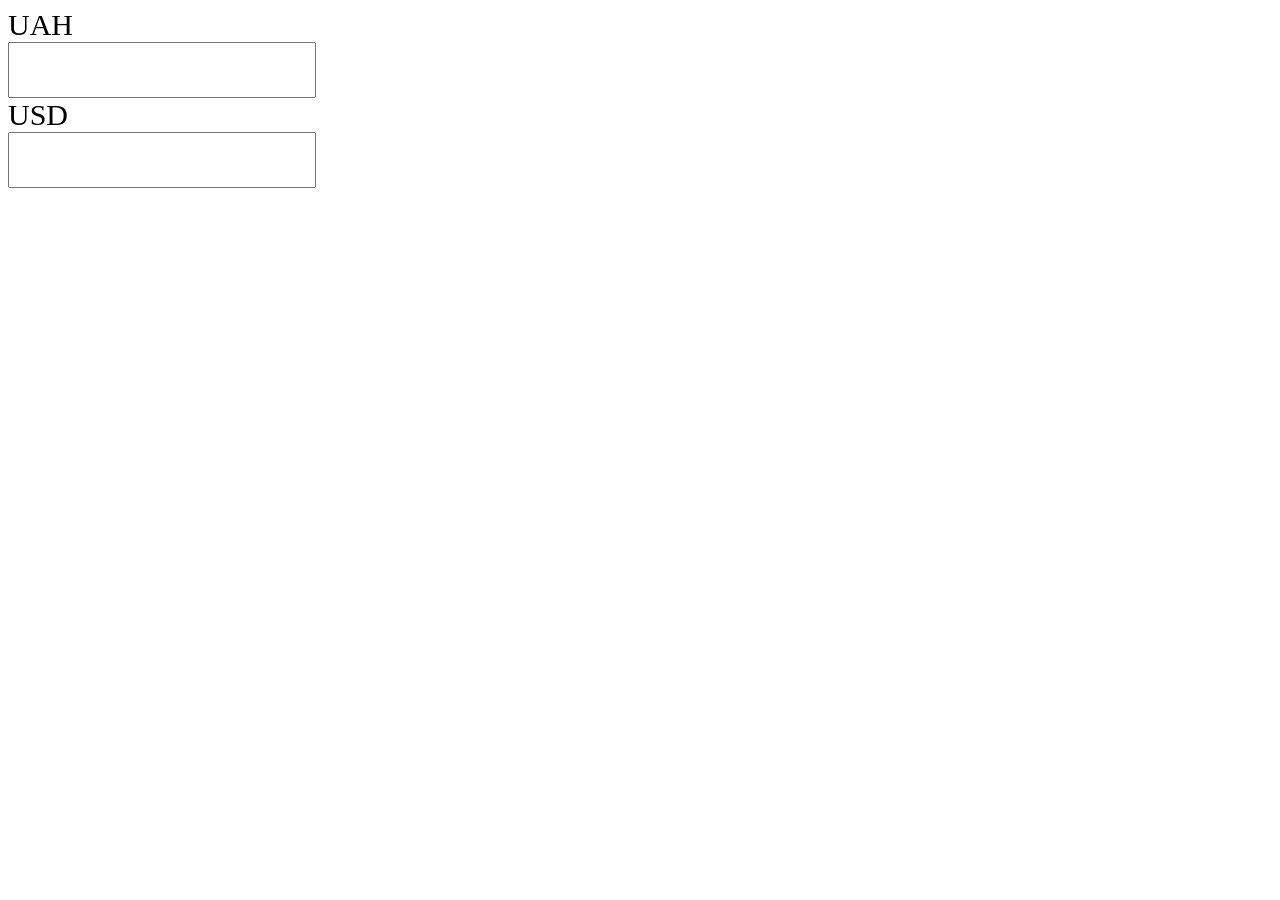
<file: calc/index.html>
<!DOCTYPE html>
<html lang="en">
<head>
    <meta charset="UTF-8">
    <meta name="viewport" content="width=device-width, initial-scale=1.0">
    <meta http-equiv="X-UA-Compatible" content="ie=edge">
    <title>Calc</title>
    <style>
        label {
            display: block;
            font-size: 30px;
        }
        input {
            width: 300px;
            height: 50px;
            font-size: 30px;
        }
    </style>
</head>
<body>
    <label for="rub">UAH</label>
    <input id="uah" type="text">
    <label for="usd">USD</label>
    <input id="usd" type="text">
    <script src="js/script.js"></script>
</body>
</html>
</file>
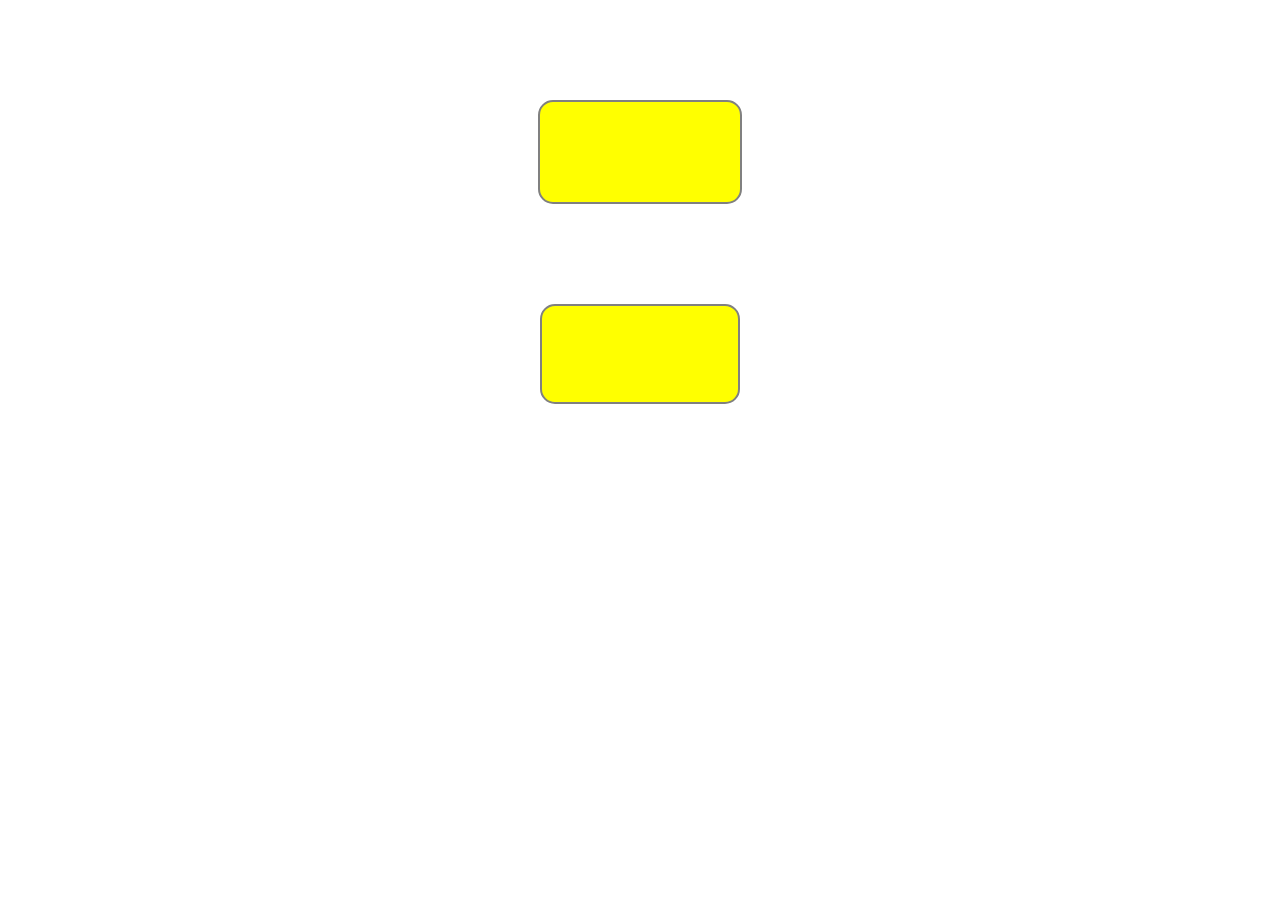
<file: elements/index.html>
<!DOCTYPE html>
<html lang="ru">
	<head>
		<meta charset="utf-8">
		<meta http-equiv="X-UA-Compatible" content="IE=edge">
		<title>JavaScript</title>
		<link rel="stylesheet" href="css/style.css">
	</head>
	<body>

      <div id="my_button"></div>
      <button id="two_button"></button>


		<!-- <script src="js/script_regular.js"></script> -->
		<script src="js/script.js"></script>
	</body>
</html>
</file>
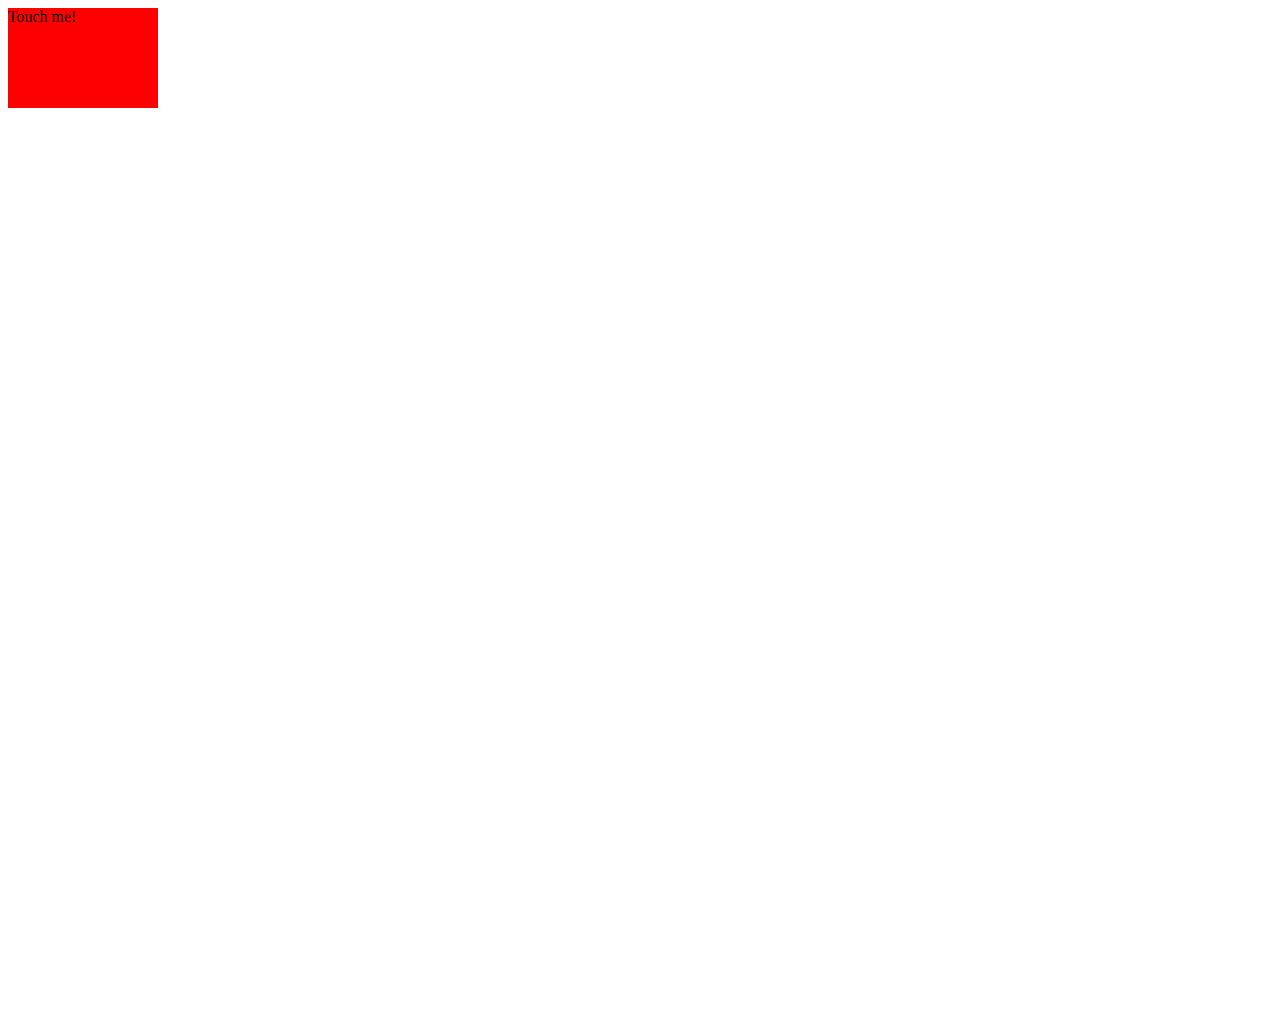
<file: mobile/index.html>
<!DOCTYPE html>
<html lang="en">
<head>
	<meta charset="UTF-8">
	<meta name="viewport" content="width=device-width, initial-scale=1, shrink-to-fit=no">
	<title>Document</title>
	<style>
		body {
			height: 1000px;
		}
		.box {
			width: 150px;
			height: 100px;
			background-color: red;
		}
	</style>
</head>
<body>
	
	<div class="box">
		Touch me!
	</div>

	<script async src="script.js"></script>
</body>
</html>
</file>
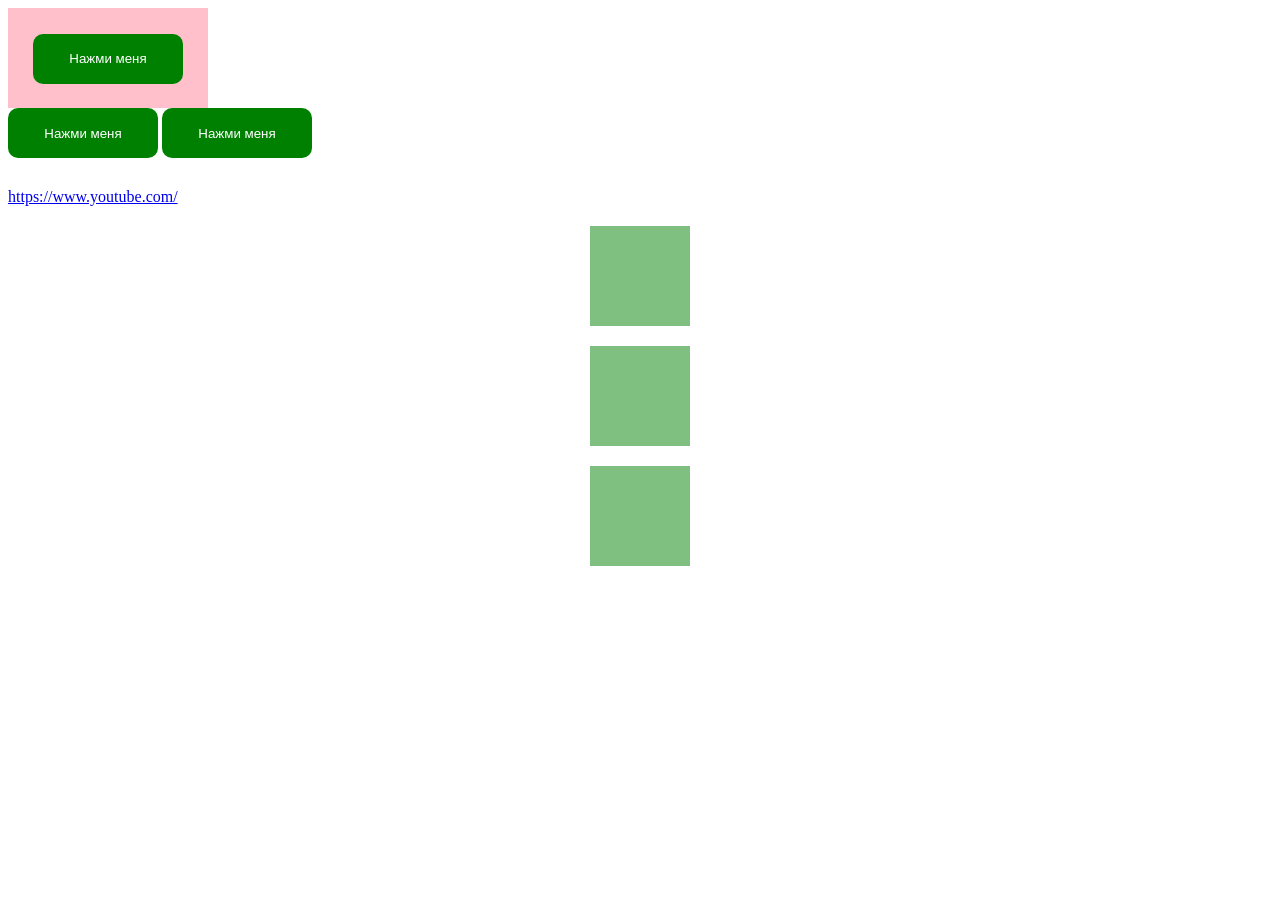
<file: preview/index.html>
<!DOCTYPE html>
<html lang="ru">
  <head>
		<meta charset="utf-8">
		<meta http-equiv="X-UA-Compatible" content="IE=edge">
		<title>JavaScript</title>
		<link rel="stylesheet" href="css.css">
  </head>
  <body>
		<div class="overlay">
			<button id="btn">Нажми меня</button>
			<!-- <button onclick="alert('click')" id="btn">Нажми меня</button> -->
		</div>
		<button >Нажми меня</button>
		<button>Нажми меня</button>

    	<a href="https://www.youtube.com/">https://www.youtube.com/</a>
		<div class="wrapper">
			<div class="box"></div>
			<div class="box this"></div>
			<div class="box"></div>
		</div>
		<script src="script.js"></script>
  </body>
</html>
</file>
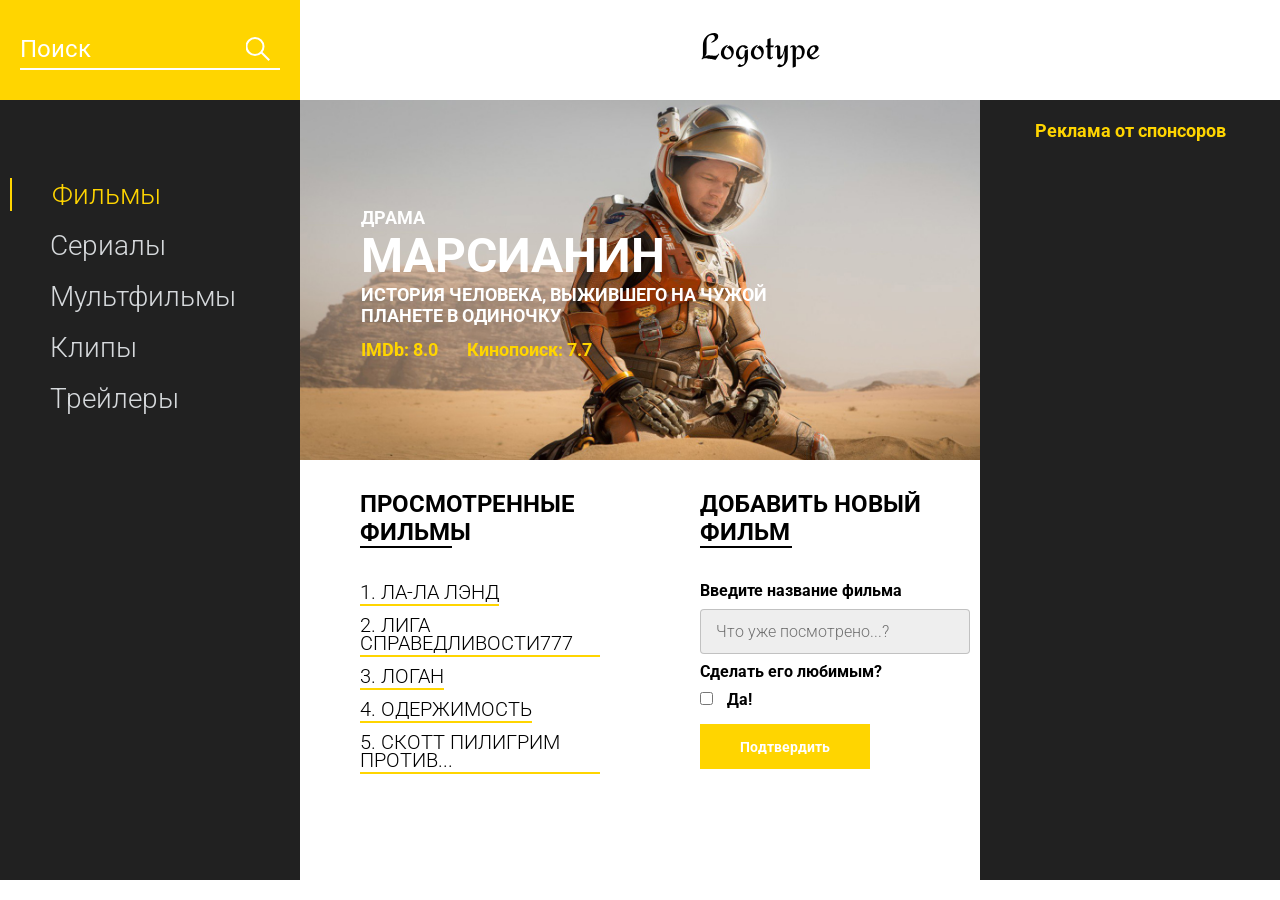
<file: project_movie/index.html>
<!DOCTYPE html>
<html lang="en">
<head>
    <meta charset="UTF-8">
    <meta name="viewport" content="width=device-width, initial-scale=1.0">
    <title>Movie DB</title>
    <link href="https://fonts.googleapis.com/css?family=Roboto:300,400,700&display=swap&subset=cyrillic-ext" rel="stylesheet">
    <link rel="stylesheet" href="css/style.min.css">
</head>
<body>
    <header class="header">
        <div class="header__search">
            <form action="#">
                <input type="text" placeholder="Поиск">
            </form>
        </div>
        <div class="header__logo">
            <img src="icons/Logotype.svg" alt="logo">
        </div>
    </header>
    <main class="promo">
        <div class="promo__menu">
            <nav class="promo__menu-list">
                <ul>
                    <li><a class="promo__menu-item promo__menu-item_active" href="#">Фильмы</a></li>
                    <li><a class="promo__menu-item" href="#">Сериалы</a></li>
                    <li><a class="promo__menu-item" href="#">Мультфильмы</a></li>
                    <li><a class="promo__menu-item" href="#">Клипы</a></li>
                    <li><a class="promo__menu-item" href="#">Трейлеры</a></li>
                </ul>
            </nav>
        </div>
        <div class="promo__content">
            <div class="promo__bg">
                <div class="promo__genre">КОМЕДИЯ</div>
                <div class="promo__title">МАРСИАНИН</div>
                <div class="promo__descr">ИСТОРИЯ ЧЕЛОВЕКА, ВЫЖИВШЕГО НА ЧУЖОЙ ПЛАНЕТЕ В ОДИНОЧКУ</div>
                <div class="promo__ratings">
                    <span>IMDb: 8.0</span>
                    <span>Кинопоиск: 7.7</span>
                </div>
            </div>
            <div class="promo__interactive">
                <div>
                    <div class="promo__interactive-title">ПРОСМОТРЕННЫЕ ФИЛЬМЫ</div>
                    <ul class="promo__interactive-list">
                        <li class="promo__interactive-item">ЛОГАН
                            <div class="delete"></div>
                        </li>
                        <li class="promo__interactive-item">ЛИГА СПРАВЕДЛИВОСТИ
                            <div class="delete"></div>
                        </li>
                        <li class="promo__interactive-item">ЛА-ЛА ЛЭНД
                            <div class="delete"></div>
                        </li>
                        <li class="promo__interactive-item">ОДЕРЖИМОСТЬ
                            <div class="delete"></div>
                        </li>
                        <li class="promo__interactive-item">СКОТТ ПИЛИГРИМ ПРОТИВ...
                            <div class="delete"></div>
                        </li>
                    </ul>
                </div>
                <div>
                    <form class="add">
                        <div class="promo__interactive-title">ДОБАВИТЬ НОВЫЙ ФИЛЬМ</div>
                        <span>Введите название фильма</span>
                        <input class="adding__input" type="text" placeholder="Что уже посмотрено...?">
                        <span>Сделать его любимым?</span>
                        <input type="checkbox">
                        <span class="yes">Да!</span>
                        <button>Подтвердить</button>
                    </form>
                </div>
            </div>
        </div>
        <div class="promo__adv">
            <div class="promo__adv-title">Реклама от спонсоров</div>
            <img src="img/content_1.jpg" alt="some picture">
            <img src="img/content_2.jpg" alt="some picture">
            <img src="img/content_3.png" alt="some picture">
        </div>
    </main>

    <script src="js/script.js"></script>
</body>
</html>
</file>
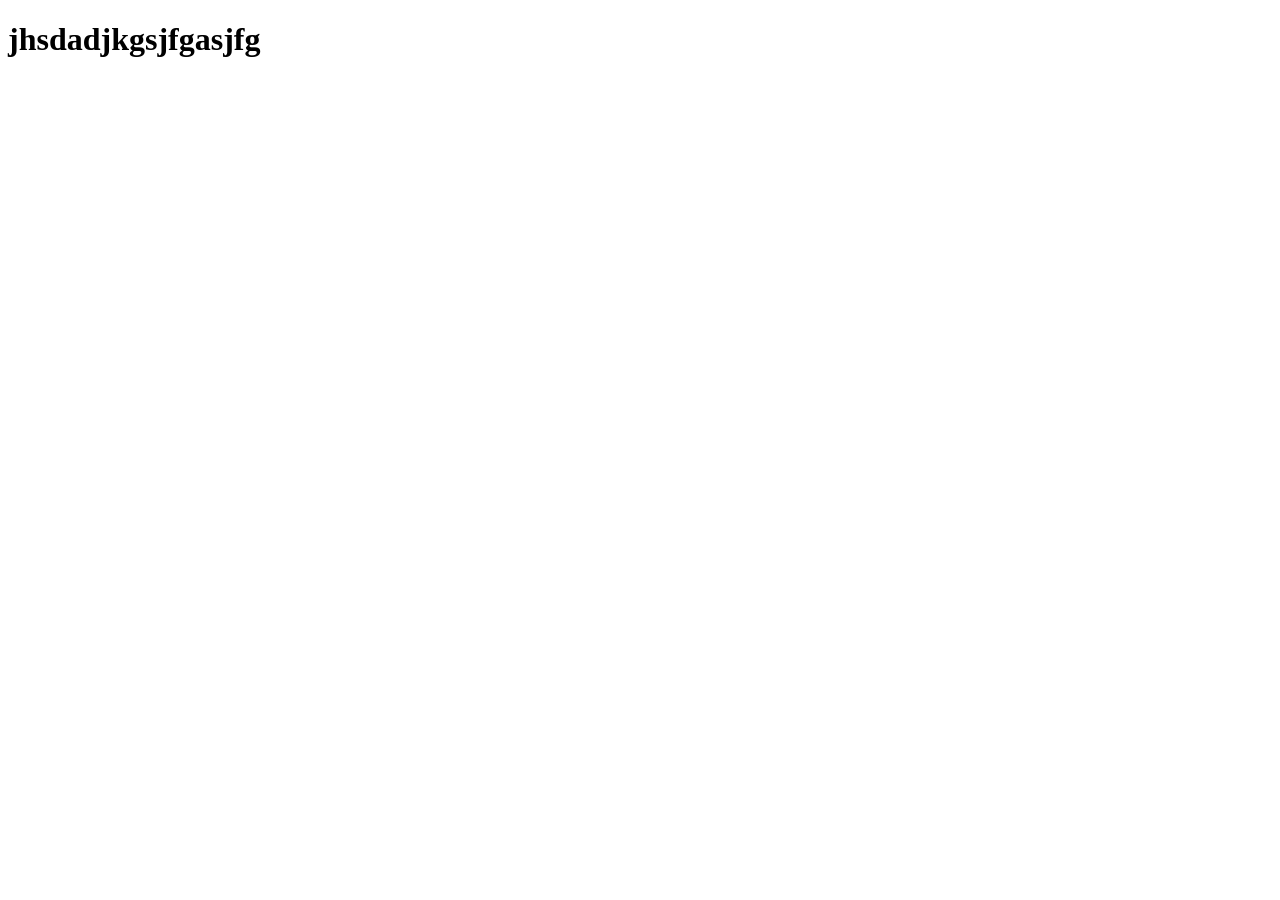
<file: test_tasks/index.html>
<!DOCTYPE html>
<html lang="ru">
  <head>
		<meta charset="utf-8">
		<meta http-equiv="X-UA-Compatible" content="IE=edge">
		<title>JavaScript</title>
  </head>
  <body>
    <h1>jhsdadjkgsjfgasjfg</h1>
		
		<script src="script.js"></script>
  </body>
</html>
</file>
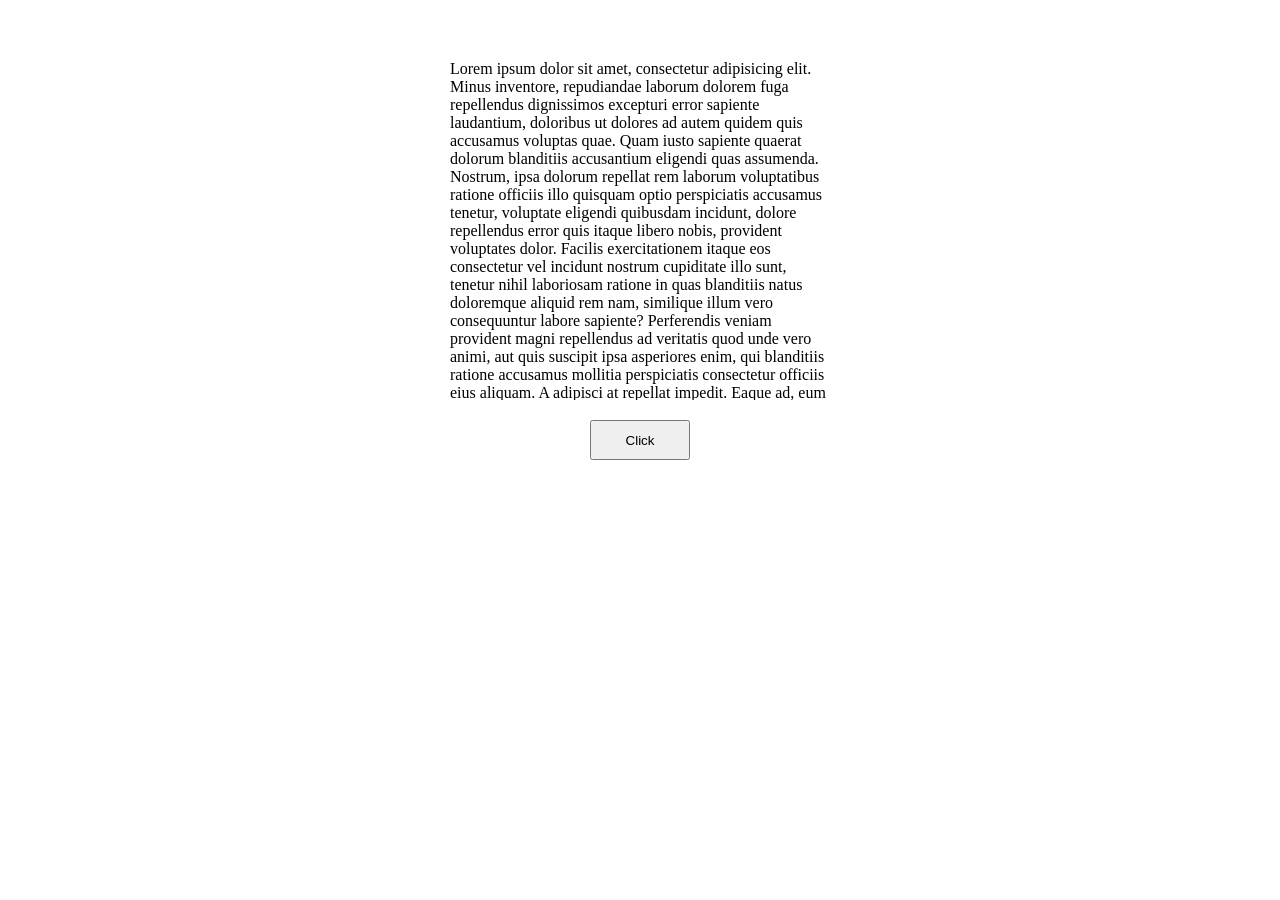
<file: window-screen/index.html>
<!DOCTYPE html>
<html lang="ru">
  <head>
    <meta charset="utf-8">
    <meta http-equiv="X-UA-Compatible" content="IE=edge">
   	<title>JavaScript</title>
   	<link rel="stylesheet" href="style.css">
  </head>
  <body>
    
    <div class="box">Lorem ipsum dolor sit amet, consectetur adipisicing elit. Minus inventore, repudiandae laborum dolorem fuga repellendus dignissimos excepturi error sapiente laudantium, doloribus ut dolores ad autem quidem quis accusamus voluptas quae. Quam iusto sapiente quaerat dolorum blanditiis accusantium eligendi quas assumenda. Nostrum, ipsa dolorum repellat rem laborum voluptatibus ratione officiis illo quisquam optio perspiciatis accusamus tenetur, voluptate eligendi quibusdam incidunt, dolore repellendus error quis itaque libero nobis, provident voluptates dolor. Facilis exercitationem itaque eos consectetur vel incidunt nostrum cupiditate illo sunt, tenetur nihil laboriosam ratione in quas blanditiis natus doloremque aliquid rem nam, similique illum vero consequuntur labore sapiente? Perferendis veniam provident magni repellendus ad veritatis quod unde vero animi, aut quis suscipit ipsa asperiores enim, qui blanditiis ratione accusamus mollitia perspiciatis consectetur officiis eius aliquam. A adipisci at repellat impedit. Eaque ad, eum laudantium deserunt. Quis error voluptatem tempora quam ducimus aut, architecto odio voluptatum reiciendis. Atque error, deleniti similique non nam ratione. Perferendis, officiis mollitia laboriosam quam, nisi vel obcaecati vero dicta ducimus dolorum quas, excepturi consequatur fugiat sit minima repellendus quia aliquid numquam id autem unde dolorem quaerat odit. Harum eaque dolor dicta, accusantium deserunt eius deleniti nisi quas assumenda consectetur, odit modi exercitationem, officia doloribus quidem perferendis repellendus quos commodi eveniet cum beatae ea molestiae reprehenderit. Facilis, iste corporis earum. Nemo aliquam architecto error facilis amet, nihil sed excepturi necessitatibus rem delectus, omnis ipsa ut temporibus expedita quas natus ipsum fuga eum harum nisi facere cupiditate reiciendis! Id magnam blanditiis eligendi, nulla accusamus magni. Placeat quidem repellat explicabo minus esse numquam velit, accusantium a, cumque aperiam iure alias natus aliquam minima quas possimus assumenda quod, doloremque saepe perspiciatis nulla vero quibusdam voluptates. Nihil, aliquam maiores earum non similique quos? Quos cumque est illum assumenda perspiciatis, obcaecati atque doloribus cum soluta sit qui, deserunt reprehenderit quibusdam ratione odio similique a, quod cupiditate! Accusamus hic minus numquam, repellendus, ullam beatae itaque ad laudantium doloremque dolore error praesentium provident consequuntur consectetur culpa necessitatibus facere. Adipisci dignissimos fugiat consequuntur temporibus magni eius deleniti. Reiciendis, distinctio nesciunt modi repellendus aperiam quia dolore porro, pariatur eos. Ducimus iusto officiis cupiditate, error modi eius, dolores maxime a eaque tenetur? Quae nulla reprehenderit voluptatibus fugit cum distinctio hic libero maiores fugiat, atque amet qui cupiditate pariatur quaerat illo similique sunt doloribus modi reiciendis blanditiis in voluptatem esse. Hic voluptates atque beatae nihil ad perspiciatis repudiandae, consequuntur non nesciunt maiores alias eos odit, officiis inventore eaque aperiam voluptatibus. Fugiat eum esse nam saepe soluta ab accusamus nemo fuga aut, distinctio officia atque. Voluptatibus perspiciatis magni harum incidunt aliquid temporibus quas labore exercitationem. Alias mollitia magnam sequi, totam corrupti temporibus facere praesentium iste velit aliquam minus enim cupiditate rem. Iste molestiae maxime illum non accusantium voluptas blanditiis, quod consectetur, quidem est culpa voluptates obcaecati, ipsum ab natus vitae! Consectetur animi quae tenetur odio repellendus natus tempora ipsa culpa, inventore accusamus ea corporis doloribus id harum voluptatem, praesentium temporibus, explicabo totam mollitia molestiae est iusto vel repellat molestias. Repellat placeat voluptas quaerat eaque, illum dicta rerum numquam sunt!</div>
    <button>Click</button>
	<script src="script.js"></script>
  </body>
</html>
</file>
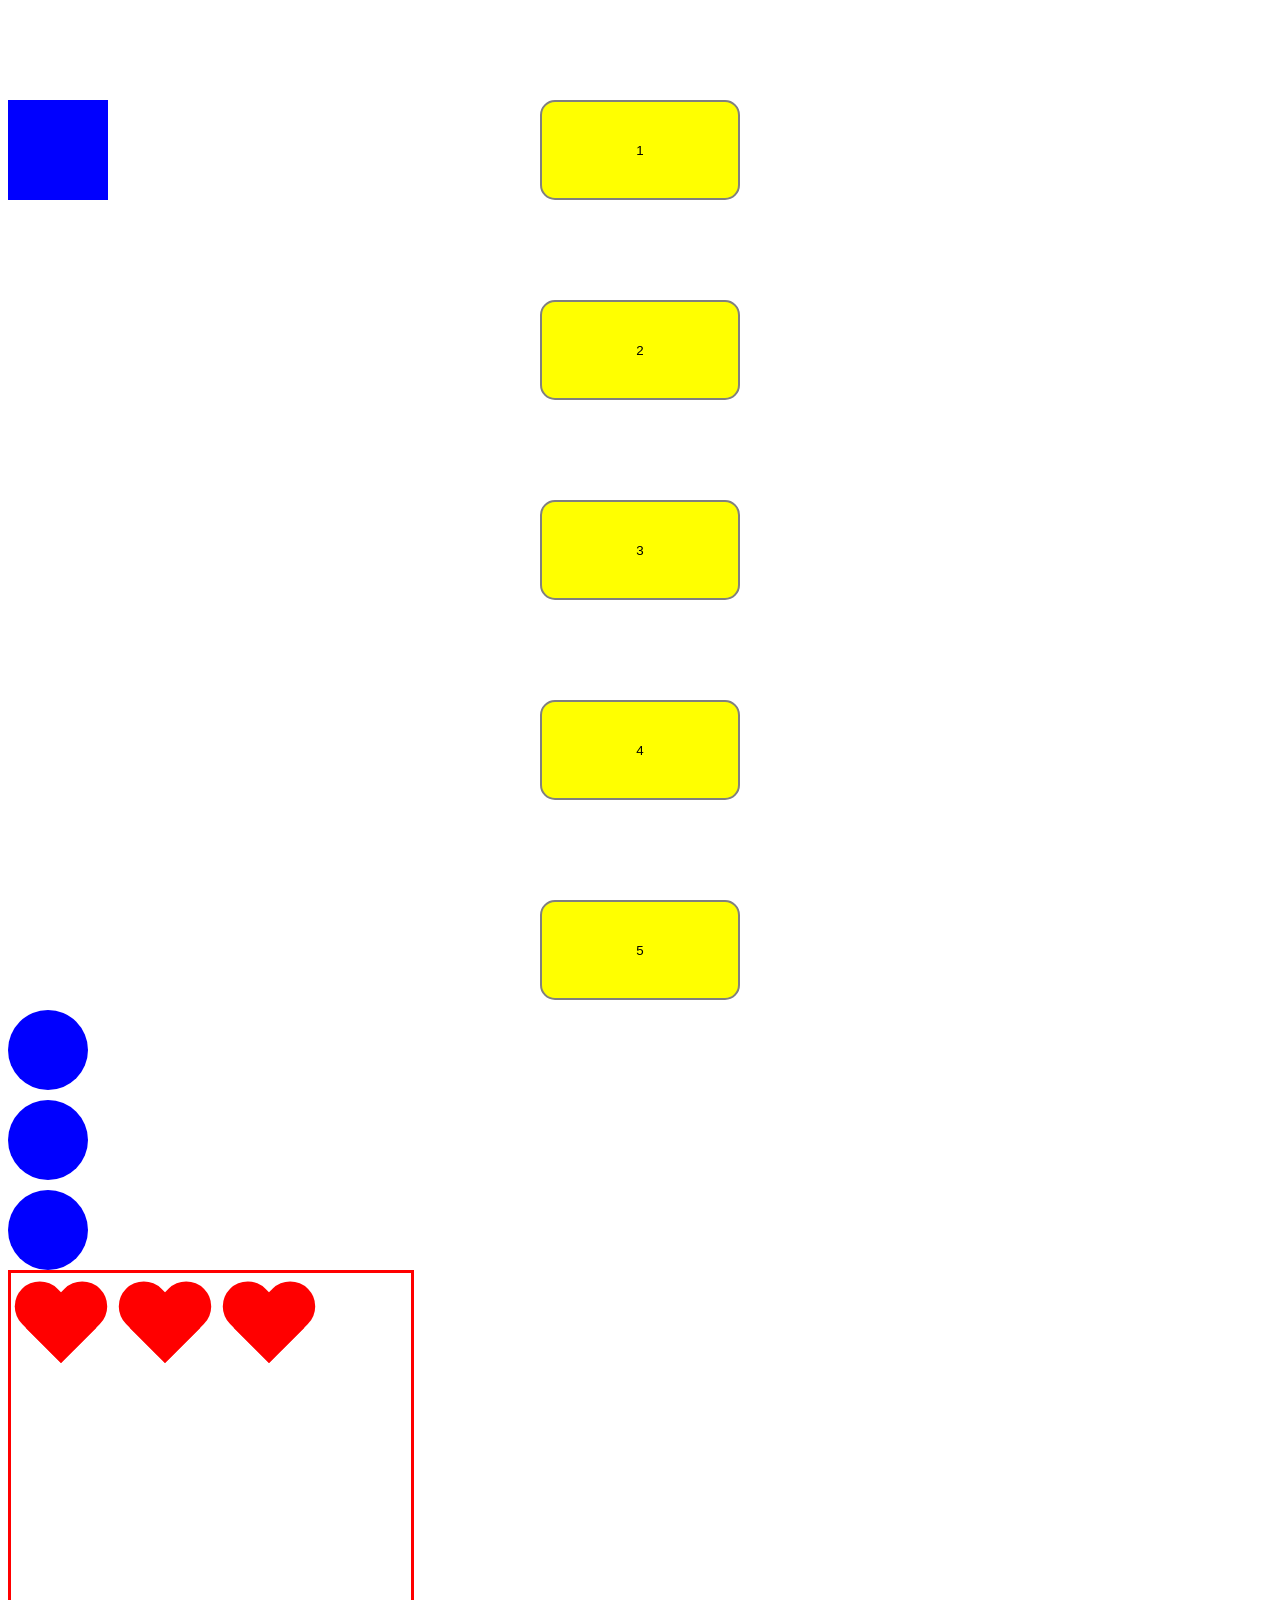
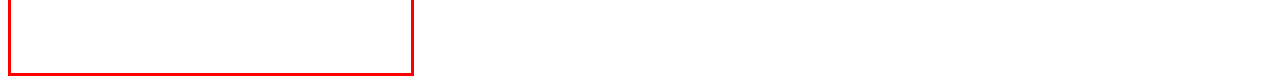
<file: elements/index_1.html>
<!DOCTYPE html>
<html lang="ru">
	<head>
		<meta charset="utf-8">
		<meta http-equiv="X-UA-Compatible" content="IE=edge">
		<title>JavaScript</title>
		<link rel="stylesheet" href="css/style.css">
	</head>
	<body>
		<div class="box" id="box"></div>
		<button>1</button>
		<button>2</button>
		<button>3</button>
		<button>4</button>
		<button>5</button>

		<div class="circle"></div>
		<div class="circle"></div>
		<div class="circle"></div>

		<div class="wrapper">
			<div class="heart"></div>
			<div class="heart"></div>
            <div class="heart"></div>
            
		</div>

		<script src="js/script.js"></script>
	</body>
</html>
</file>
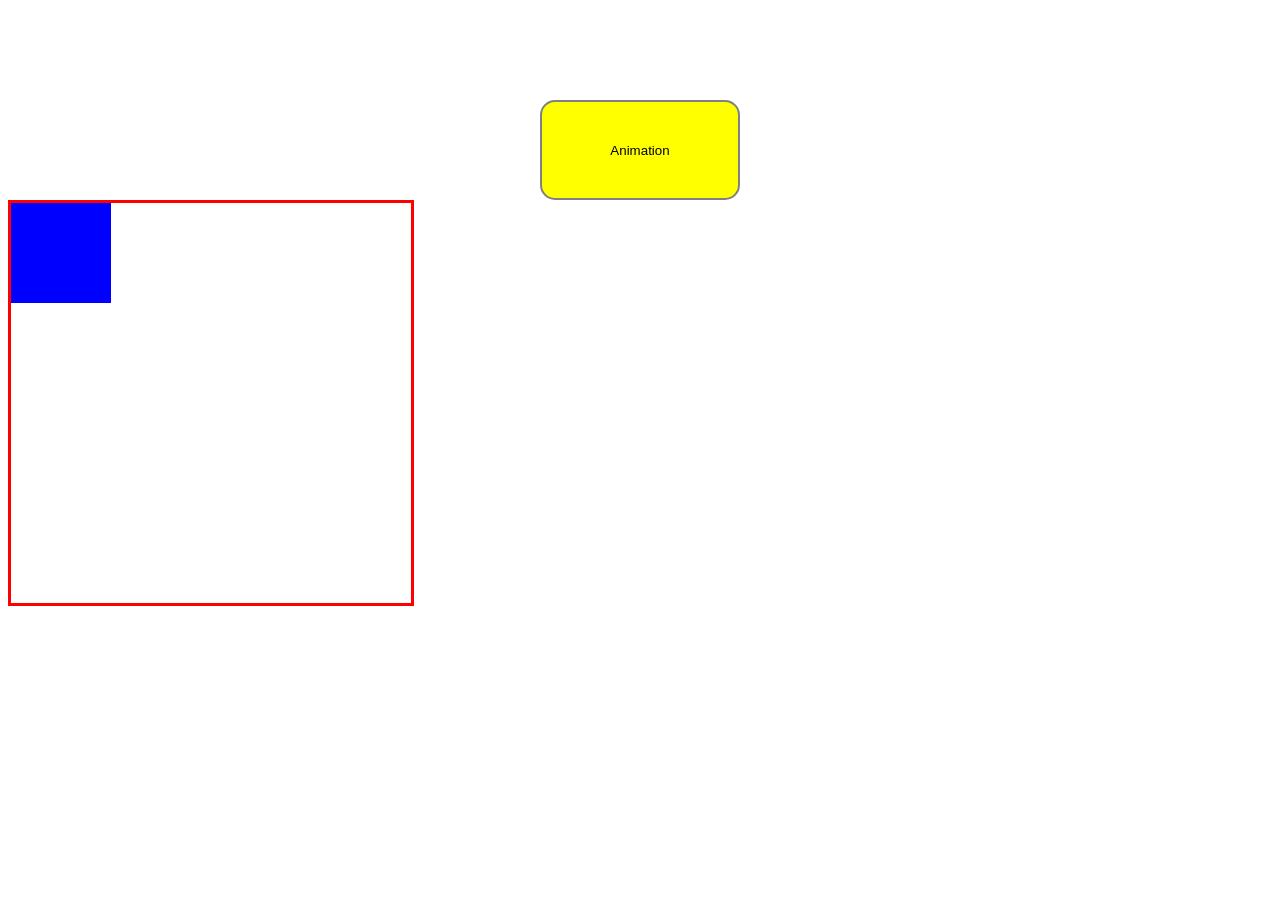
<file: elements/index_2.html>
<!DOCTYPE html>
<html lang="ru">
	<head>
		<meta charset="utf-8">
		<meta http-equiv="X-UA-Compatible" content="IE=edge">
		<title>JavaScript</title>
		<link rel="stylesheet" href="css/style.css">
	</head>
	<body>

		<!-- <div id="first" class="btn-block">
      <button class="blue some"></button>
      <button></button>
      <button></button>
      <button></button>
      <button></button>
      <button></button>
      <button></button>
      <button class="timer"></button>
    </div> -->
		<button class="btn">Animation</button>
    <div class="wrapper">
        <div class="box"></div>
    </div>
		<!-- <div class="box" id="box"></div>
		<button>1</button>
		<button>2</button>
		<button>3</button>
		<button>4</button>
		<button>5</button> -->

		<!-- <div class="circle"></div>
		<div class="circle"></div>
		<div class="circle"></div>

		<div class="wrapper">
			<div class="heart"></div>
			<div class="heart"></div>
            <div class="heart"></div>
            
		</div> -->

		<script src="js/script.js"></script>
	</body>
</html>
</file>
<file: elements/css/style.css>
/* .box {
  width: 150px;
  height: 150px;
  background-color: red;
}
button {
	width: 80px;
	height: 30px;
	margin-top: 10px;
	border: none;
	border-radius: 8px;
	background-color: #000;
	color: #fff;
	cursor: pointer;
	outline: none;
} */

.circle {
	width: 80px;
	height: 80px;
	background-color: blue;
	display: block;
	margin-top: 10px;
	border-radius: 100%;
}

.heart {
	display: inline-block;
    position: relative;
    width: 100px;
    height: 90px;
    margin-top: 10px;
}
.heart:before,
.heart:after {
    position: absolute;
    content: "";
    left: 50px;
    top: 0;
    width: 50px;
    height: 80px;
    background: red;
    -moz-border-radius: 50px 50px 0 0;
    border-radius: 50px 50px 0 0;
    -webkit-transform: rotate(-45deg);
       -moz-transform: rotate(-45deg);
        -ms-transform: rotate(-45deg);
         -o-transform: rotate(-45deg);
            transform: rotate(-45deg);
    -webkit-transform-origin: 0 100%;
       -moz-transform-origin: 0 100%;
        -ms-transform-origin: 0 100%;
         -o-transform-origin: 0 100%;
            transform-origin: 0 100%;
}
.heart:after {
    left: 0;
    -webkit-transform: rotate(45deg);
       -moz-transform: rotate(45deg);
        -ms-transform: rotate(45deg);
         -o-transform: rotate(45deg);
            transform: rotate(45deg);
    -webkit-transform-origin: 100% 100%;
       -moz-transform-origin: 100% 100%;
        -ms-transform-origin: 100% 100%;
         -o-transform-origin: 100% 100%;
            transform-origin :100% 100%;
}
.black{
	width: 150px;
	height: 50px;
	line-height: 50px;
	text-align: center;
	background-color: black;
	margin-bottom: 30px;
	margin-top: 30px;
	color: #fff;
}

.box {
   position: absolute;
   width: 100px;
   height: 100px;
   background-color: blue;
 }
 .wrapper {
   position: relative;
   width: 400px;
   height: 400px;
   border: 3px solid red;
 }
 .btn-block {
    padding: 10px;
    background-color: grey;
    margin-top: 10px;
 }
 #my_button {
   cursor: pointer;
   display: block;
   margin: 0 auto;
   margin-top: 100px;
   width: 200px;
   height: 100px;
   background-color: yellow;
   border: solid 2px gray;
   border-radius: 15px;
   transition: 0.5s all;
 }
 button {
   cursor: pointer;
   display: block;
   margin: 0 auto;
   margin-top: 100px;
   width: 200px;
   height: 100px;
   background-color: yellow;
   border: solid 2px gray;
   border-radius: 15px;
   transition: 0.5s all;
 }
 button:hover {
   background-color: aquamarine;

 }
 
 .blue {
     background-color: blue;
 }
 
 .red {
     background-color: red;
 }

 .nona {
   display: none;
 }
</file>
<file: preview/css.css>
button {
  width: 150px;
  height: 50px;
  background-color: green;
  border: none;
  color: #fff;
  border-radius: 10px;
  outline: none;
  cursor: pointer;
  transition: 0.3s;
}
button:hover {
  transform: scale(0.95);
}
.overlay {
  background-color: pink;
  width: 200px;
  height: 100px;
  text-align: center;
  line-height: 100px;
}
a {
  display: block;
  margin-top: 30px;
}

.box {
  margin: 0 auto;
  margin-top: 20px;
  width: 100px;
  height: 100px;
  background-color: green;
  opacity: 0.5;
}
</file>
<file: window-screen/style.css>
.box {
box-sizing: border-box;
  width: 400px;
  height: 350px;
  overflow: scroll;
  margin: 0 auto;
  margin-top: 50px;
  padding: 10px;
}
button {
  width: 100px;
  height: 40px;
  display: block;
  margin: 0 auto;
  margin-top: 20px; 
}
</file>
<file: project_movie/css/style.min.css>
*{-webkit-box-sizing:border-box;box-sizing:border-box;margin:0;padding:0;font-family:'Roboto', sans-serif}.header{display:-webkit-box;display:-ms-flexbox;display:flex;height:100px}.header__search{display:-webkit-box;display:-ms-flexbox;display:flex;-webkit-box-pack:center;-ms-flex-pack:center;justify-content:center;-webkit-box-align:center;-ms-flex-align:center;align-items:center;height:100%;width:300px;background:#FFD500}.header__search form{position:relative;width:260px;height:30px}.header__search form input{width:100%;border:none;border-bottom:2px solid #fff;background-color:transparent;color:#fff;font-size:24px;line-height:28px;padding-bottom:5px;outline:none}.header__search form input::-webkit-input-placeholder{color:#fff}.header__search form input:-ms-input-placeholder{color:#fff}.header__search form input::-ms-input-placeholder{color:#fff}.header__search form input::placeholder{color:#fff}.header__search form:after{content:'';display:block;position:absolute;top:2px;right:10px;background:url("../icons/search.svg") center center/cover no-repeat;width:24px;height:24px}.header__logo{display:-webkit-box;display:-ms-flexbox;display:flex;-webkit-box-pack:center;-ms-flex-pack:center;justify-content:center;-webkit-box-align:center;-ms-flex-align:center;align-items:center;height:100%;width:calc(100% - 360px)}.promo{height:780px;display:-webkit-box;display:-ms-flexbox;display:flex}.promo__menu{width:300px;height:100%;background:#212121;padding:60px 0 0 10px}.promo__menu-item{display:block;font-size:28px;line-height:33px;color:#D6D9DC;text-decoration:none;font-weight:300;padding-left:40px;margin-top:18px}.promo__menu-item:hover{color:#FFD500}.promo__menu-item_active{border-left:2px solid  #FFD500;color:#FFD500}.promo__content{width:calc(100% - 600px)}.promo__bg{height:360px;background:url("../img/mars.webp") center center/cover no-repeat;background-position:top;padding:107px 0 0 61px}.promo__genre{font-weight:bold;font-size:18px;line-height:21px;color:#FFFFFF;text-transform:uppercase}.promo__title{font-weight:bold;font-size:48px;line-height:56px;color:#FFFFFF;text-transform:uppercase}.promo__descr{width:481px;font-weight:bold;font-size:18px;line-height:21px;color:#FFFFFF;text-transform:uppercase}.promo__ratings{margin-top:13px}.promo__ratings span{font-weight:bold;font-size:18px;line-height:21px;color:#FFD500;margin-right:25px}.promo__interactive{display:-webkit-box;display:-ms-flexbox;display:flex}.promo__interactive>div{width:50%;padding:30px 0 0 60px}.promo__interactive-title{display:inline-block;font-weight:bold;font-size:24px;line-height:28px;color:#000000}.promo__interactive-title:after{content:'';display:block;width:33%;height:2px;background-color:#000}.promo__interactive-list{list-style-type:none;margin-top:35px;display:-webkit-box;display:-ms-flexbox;display:flex;-webkit-box-orient:vertical;-webkit-box-direction:normal;-ms-flex-direction:column;flex-direction:column;-webkit-box-align:start;-ms-flex-align:start;align-items:flex-start}.promo__interactive-item{display:inline-block;position:relative;font-weight:300;font-size:20px;line-height:18px;color:#000000;margin-bottom:15px;padding-right:40px;text-transform:uppercase}.promo__interactive-item span{display:block;position:absolute;left:-30px;top:50%;-webkit-transform:translateY(-50%);transform:translateY(-50%);width:20px;height:20px;background:url("../icons/Star.svg") center center/cover no-repeat}.promo__interactive-item:before{content:'';position:absolute;bottom:-5px;display:block;width:calc(100% - 40px);height:2px;background-color:#FFD500}.promo__interactive-item:hover .delete{content:'';display:block;position:absolute;right:0px;top:50%;-webkit-transform:translateY(-50%);transform:translateY(-50%);width:20px;height:20px;background:url("../icons/trash.png") center center/cover no-repeat;cursor:pointer}.promo__interactive .add .promo__interactive-title{margin-bottom:25px}.promo__interactive .add span{display:block;margin:10px 0;font-weight:bold;font-size:16px;line-height:16px;color:#000000}.promo__interactive .add .yes{display:inline;margin-left:10px}.promo__interactive .add input[type="text"]{width:270px;height:45px;line-height:50px;font-size:16px;background:rgba(196,196,196,0.29);border:1px solid rgba(0,0,0,0.19);padding:0 15px;outline:none;border-radius:4px}.promo__interactive .add input[type="text"]::-webkit-input-placeholder{font-weight:300;font-size:16px;color:rgba(0,0,0,0.53)}.promo__interactive .add input[type="text"]:-ms-input-placeholder{font-weight:300;font-size:16px;color:rgba(0,0,0,0.53)}.promo__interactive .add input[type="text"]::-ms-input-placeholder{font-weight:300;font-size:16px;color:rgba(0,0,0,0.53)}.promo__interactive .add input[type="text"]::placeholder{font-weight:300;font-size:16px;color:rgba(0,0,0,0.53)}.promo__interactive .add button{display:block;margin-top:15px;width:170px;height:45px;background:#FFD500;font-weight:bold;font-size:14px;line-height:14px;color:#FFFFFF;border:none;outline:none;cursor:pointer}.promo__interactive .add button:active{-webkit-transform:scale(0.95);transform:scale(0.95)}.promo__adv{background:#212121;width:300px;height:100%}.promo__adv-title{font-weight:bold;font-size:18px;line-height:21px;color:#FFD500;margin:20px 0;text-align:center}.promo__adv img{width:100%;margin-bottom:10px}
/*# sourceMappingURL=style.min.css.map */
</file>
